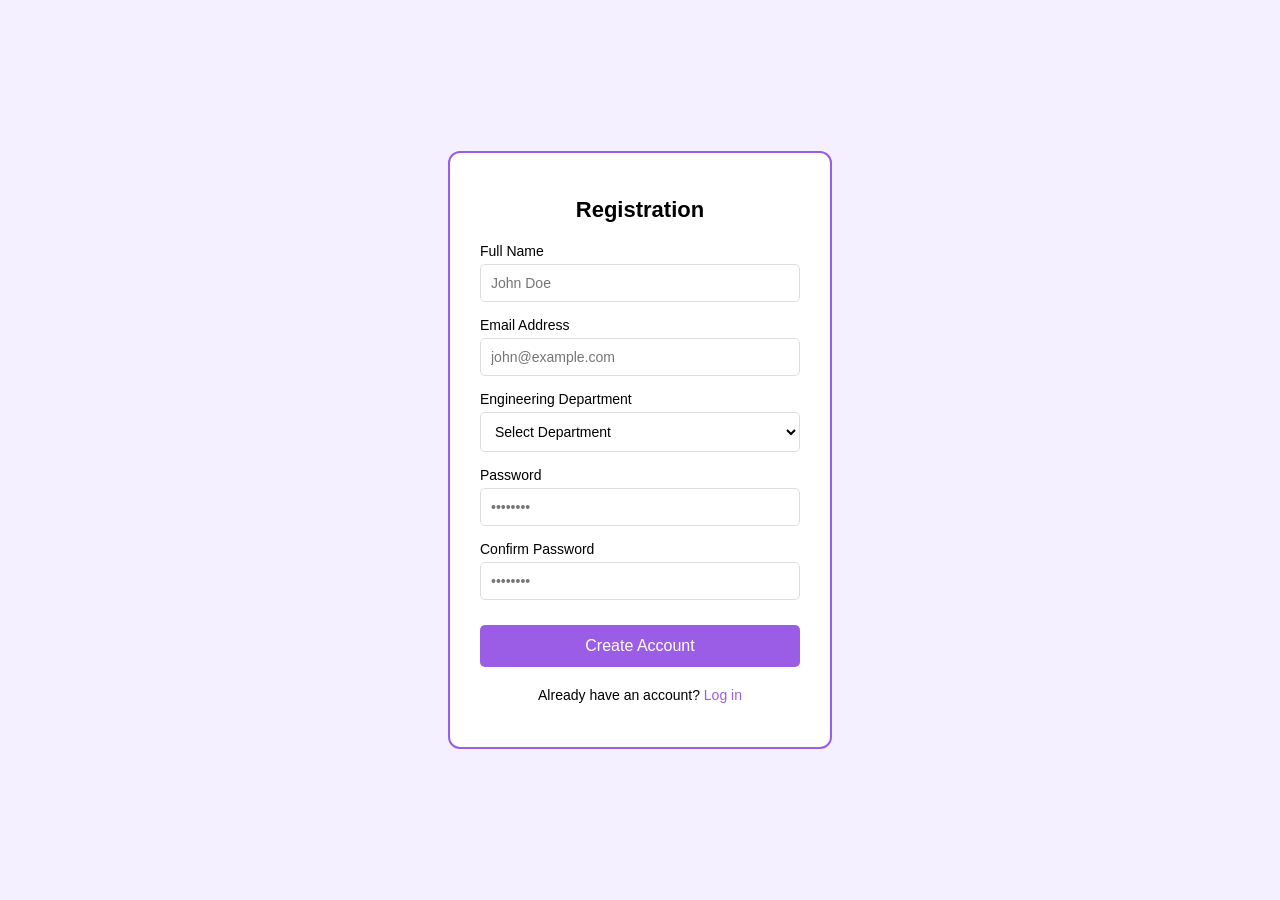
<file: index.html>
<!DOCTYPE html>
<html lang="en">
<head>
    <meta charset="UTF-8">
    <meta name="viewport" content="width=device-width, initial-scale=1.0">
    <title>Registration</title>
    <link rel="stylesheet" href="style.css">
</head>
<body>
    <div class="container">
        <h1>Registration</h1>
        <form>
            <div class="row">
                <label>Full Name</label>
                <input type="text" placeholder="John Doe" required>
            </div>

            <div class="row">
                <label>Email Address</label>
                <input type="email" placeholder="john@example.com" required>
            </div>

            <div class="row">
                <label>Engineering Department</label>
                <select required>
                    <option value="" disabled selected>Select Department</option>
                    <option value="agricultural">Agricultural Engineering</option>
                    <option value="biomedical">Bio Medical Engineering</option>
                    <option value="civil">Civil Engineering</option>
                    <option value="electrical">Electrical Engineering</option>
                    <option value="mechanical">Mechanical Engineering</option>
                    <option value="it">Information Technology</option>
                    <option value="cs">Computer Science & Engineering</option>
                    <option value="aiml">AIML & CST</option>
                    <option value="electronics">Electronics & Communication Engineering</option>
                </select>
            </div>

            <div class="row">
                <label>Password</label>
                <input type="password" placeholder="••••••••" required>
            </div>

            <div class="row">
                <label>Confirm Password</label>
                <input type="password" placeholder="••••••••" required>
            </div>

            <button type="submit">Create Account</button>
        </form>
        <p class="login">
            Already have an account? <a href="#">Log in</a>
        </p>
    </div>
</body>
</html>
</file>
<file: style.css>
/* Ultra-Simple Registration Form Styles */
body {
    font-family: Arial, sans-serif;
    background-color: #f5f0ff;
    display: flex;
    justify-content: center;
    align-items: center;
    min-height: 100vh;
    margin: 0;
}

.container {
    background-color: #ffffff;
    width: 320px;
    padding: 30px;
    border: 2px solid #9b5de5; /* Light Purple Border */
    border-radius: 12px;
}

h1 {
    text-align: center;
    font-size: 22px;
    margin-bottom: 20px;
}

.row {
    margin-bottom: 15px;
}

label {
    display: block;
    font-size: 14px;
    margin-bottom: 5px;
}

input, select {
    width: 100%;
    padding: 10px;
    border: 1px solid #ddd;
    border-radius: 5px;
    font-size: 14px;
    box-sizing: border-box; /* Ensures padding doesn't affect width */
    background-color: white; /* For select */
}

button {
    width: 100%;
    padding: 12px;
    background-color: #9b5de5;
    color: white;
    border: none;
    border-radius: 5px;
    font-size: 16px;
    cursor: pointer;
    margin-top: 10px;
}

button:hover {
    background-color: #7b2cbf;
}

.login {
    text-align: center;
    font-size: 14px;
    margin-top: 20px;
}

.login a {
    color: #9b5de5;
    text-decoration: none;
}
</file>
